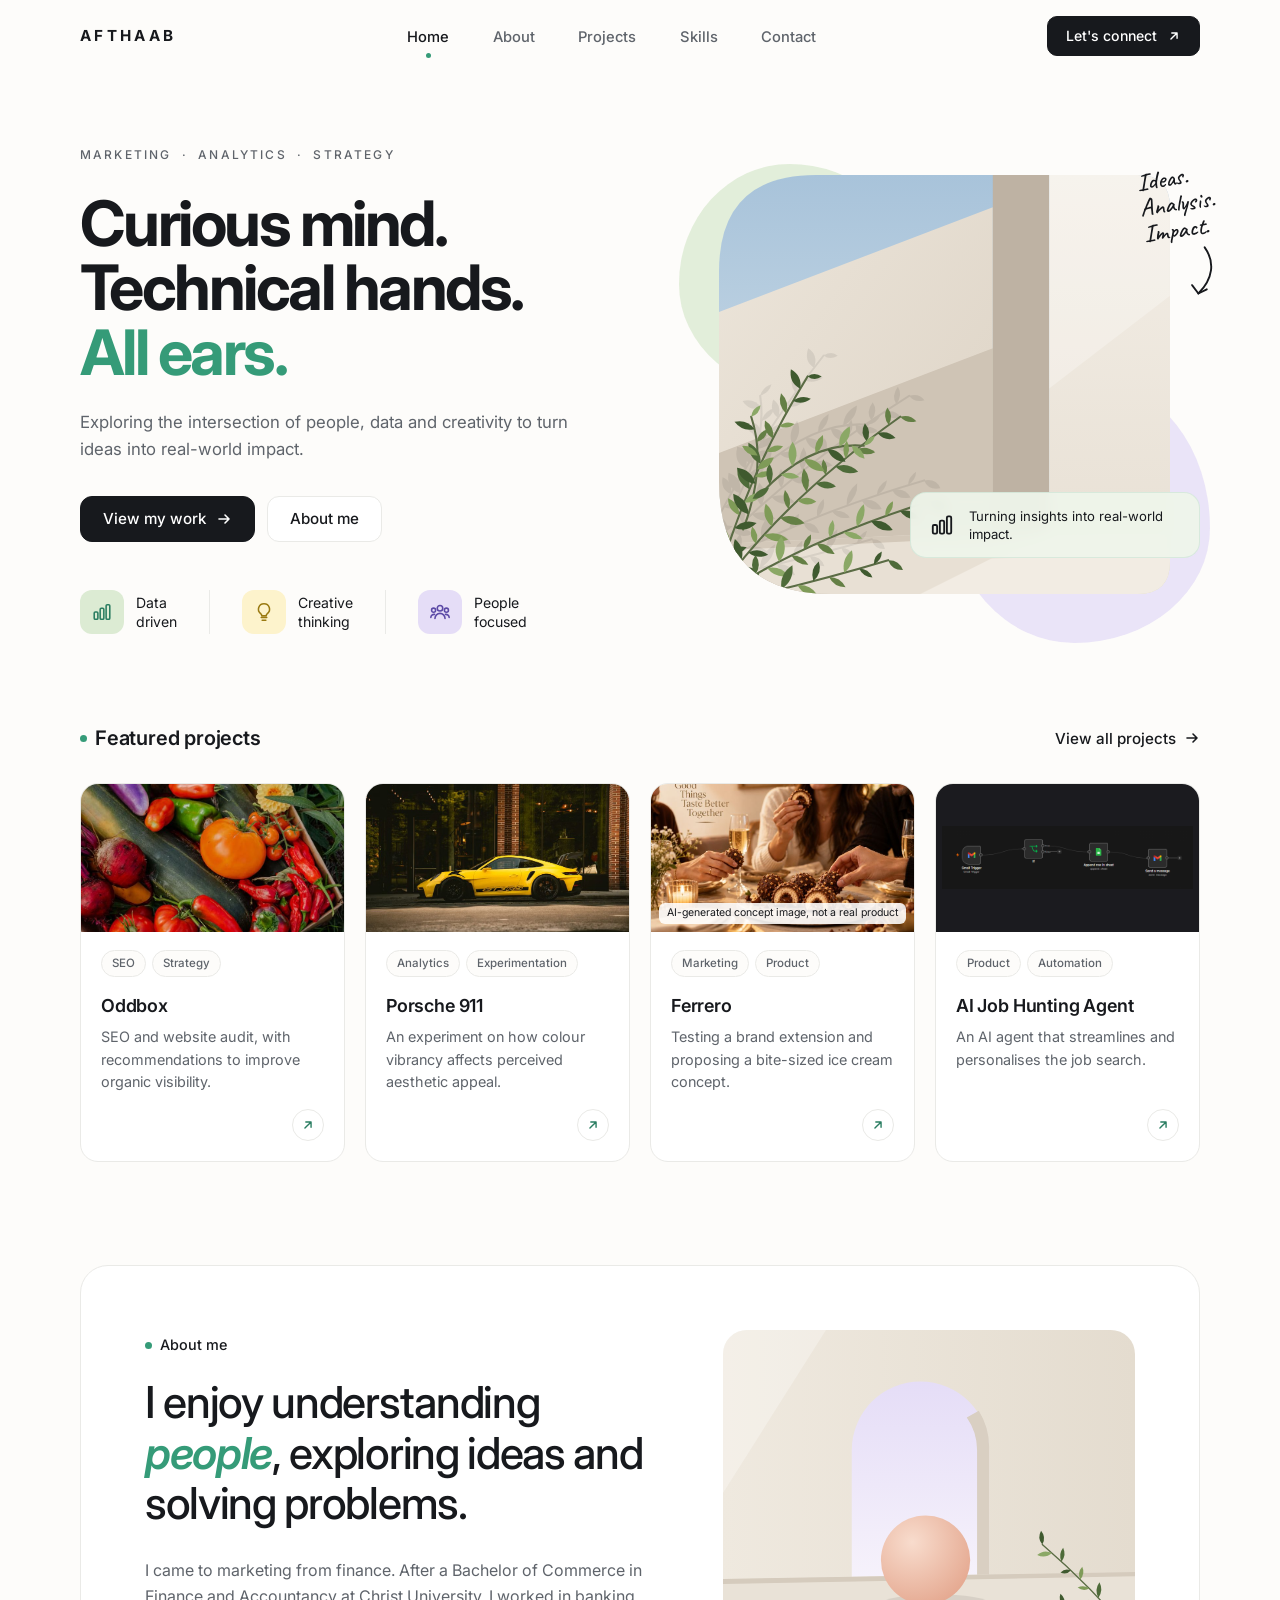
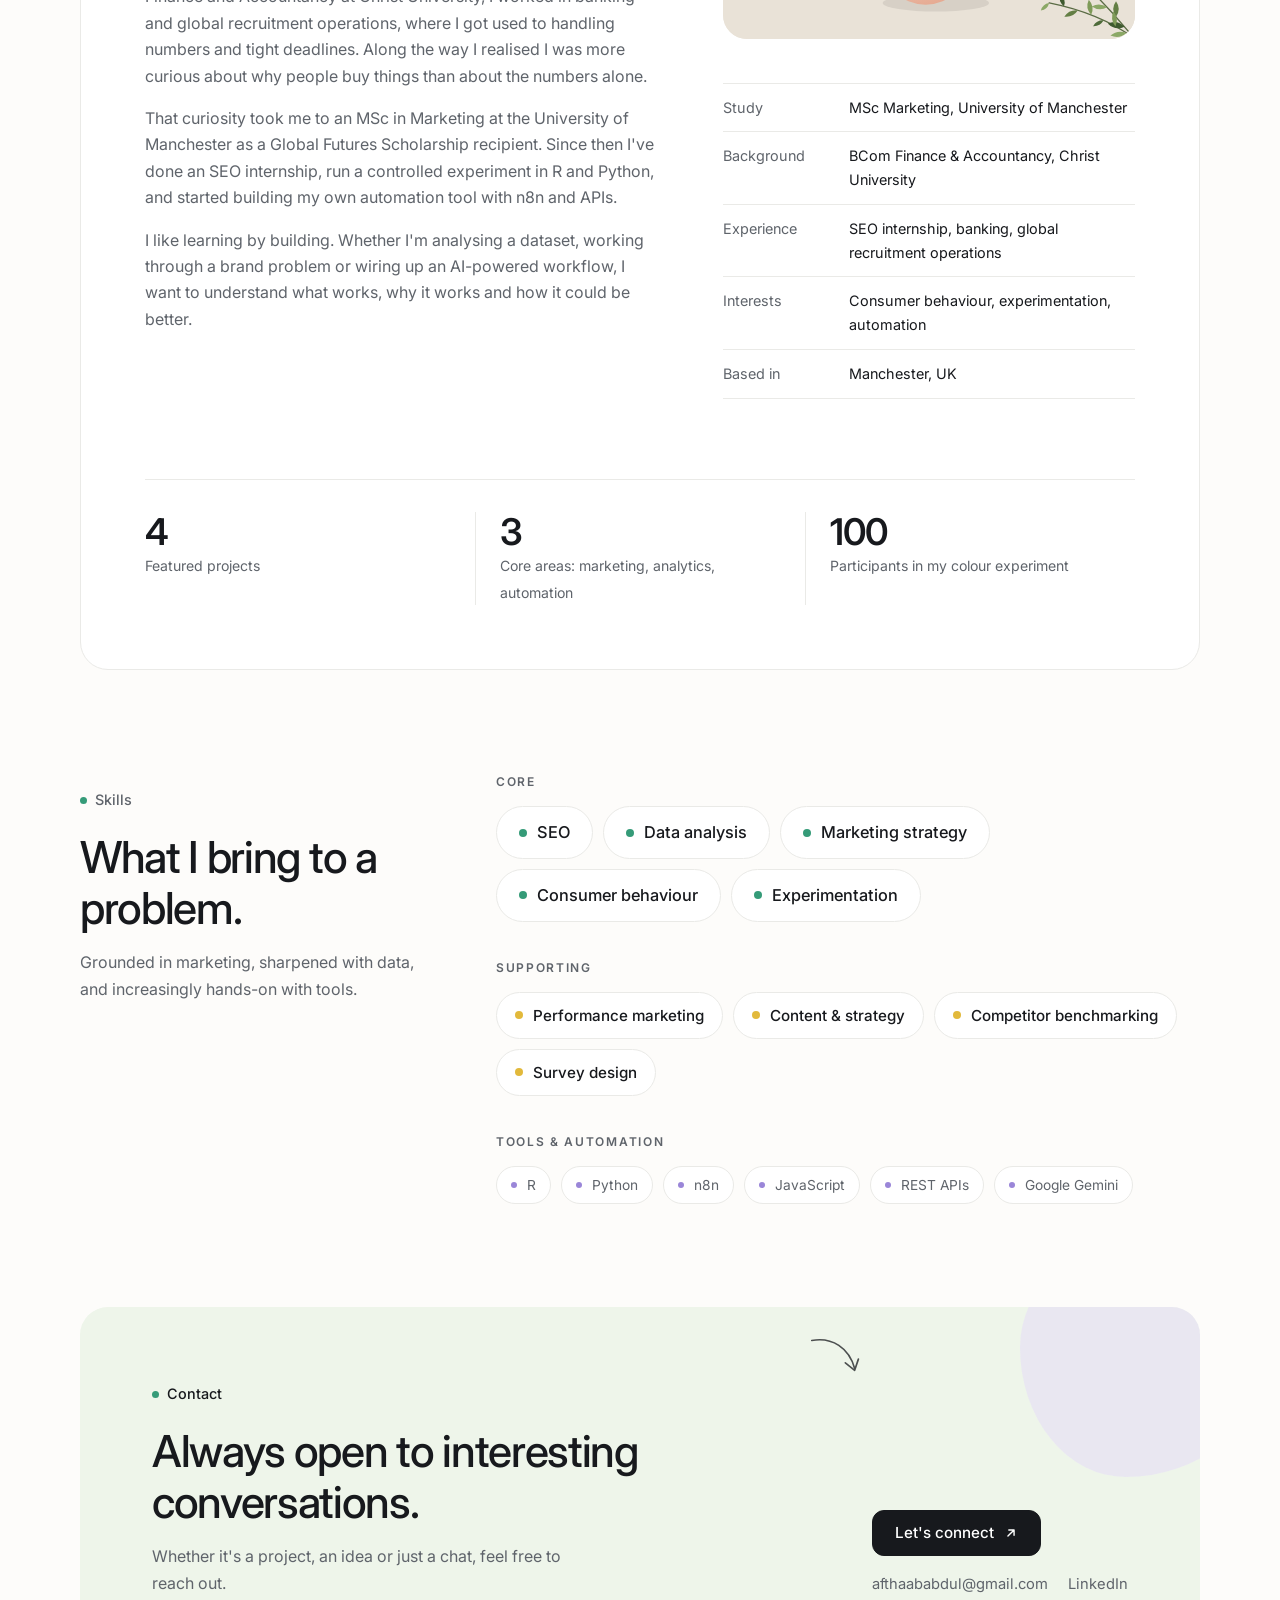
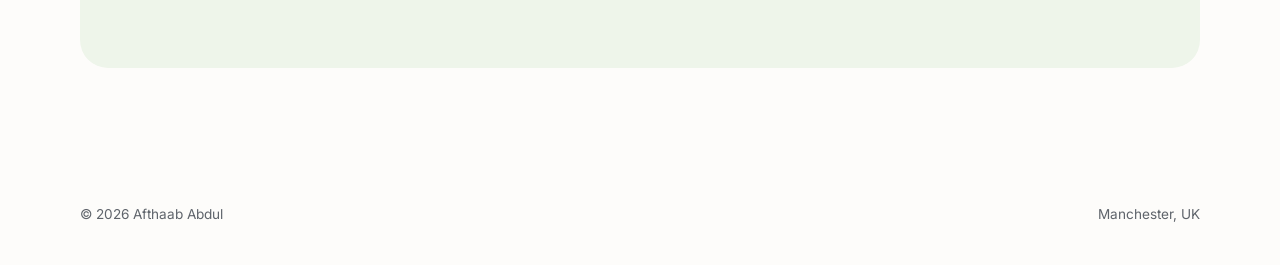
<file: index.html>
<!doctype html>
<html lang="en">
<head>
<meta charset="utf-8">
<meta name="viewport" content="width=device-width, initial-scale=1">
<title>Afthaab Abdul | Marketing, Analytics &amp; Strategy</title>
<meta name="description" content="Portfolio of Afthaab Abdul, a Manchester-based marketer combining consumer insight, data analysis, SEO and automation. Projects include an Oddbox SEO audit, a Porsche 911 colour experiment, a Ferrero concept and an AI job-hunting agent.">
<meta name="theme-color" content="#fdfcfa">
<link rel="icon" href="data:image/svg+xml,%3Csvg xmlns='http://www.w3.org/2000/svg' viewBox='0 0 32 32'%3E%3Crect width='32' height='32' rx='9' fill='%2317191d'/%3E%3Ccircle cx='23' cy='23' r='3' fill='%23359b78'/%3E%3Ctext x='8' y='22' font-family='Arial' font-weight='700' font-size='16' fill='%23fff'%3EA%3C/text%3E%3C/svg%3E">
<link rel="preconnect" href="https://fonts.googleapis.com">
<link rel="preconnect" href="https://fonts.gstatic.com" crossorigin>
<link href="https://fonts.googleapis.com/css2?family=Caveat:wght@500&family=Inter:ital,wght@0,400;0,500;0,600;0,700;1,600&display=swap" rel="stylesheet">
<link rel="stylesheet" href="style.css">
<script>document.documentElement.classList.add('js')</script>
</head>
<body>

<!-- Icon sprite -->
<svg width="0" height="0" class="sr-only" aria-hidden="true">
  <symbol id="i-arrow-diag" viewBox="0 0 16 16"><path d="M4.5 11.5l7-7M5.5 4.5h6v6" fill="none" stroke="currentColor" stroke-width="1.6" stroke-linecap="round" stroke-linejoin="round"/></symbol>
  <symbol id="i-arrow" viewBox="0 0 16 16"><path d="M3 8h10M9 4l4 4-4 4" fill="none" stroke="currentColor" stroke-width="1.6" stroke-linecap="round" stroke-linejoin="round"/></symbol>
  <symbol id="i-bars" viewBox="0 0 24 24"><g fill="none" stroke="currentColor" stroke-width="1.7" stroke-linejoin="round"><rect x="3.5" y="12" width="4" height="8" rx="1.2"/><rect x="10" y="8" width="4" height="12" rx="1.2"/><rect x="16.5" y="4" width="4" height="16" rx="1.2"/></g></symbol>
</svg>

<a class="skip" href="#main">Skip to content</a>

<header class="site-header">
  <div class="wrap nav">
    <a class="wordmark" href="#home" aria-label="Afthaab, home">AFTHAAB</a>
    <nav aria-label="Main">
      <button class="menu-toggle" type="button" aria-expanded="false" aria-controls="nav-links" aria-label="Menu"><span class="bars" aria-hidden="true"></span></button>
      <ul class="nav-links" id="nav-links">
        <li><a href="#home">Home</a></li>
        <li><a href="#about">About</a></li>
        <li><a href="#projects">Projects</a></li>
        <li><a href="#skills">Skills</a></li>
        <li><a href="#contact">Contact</a></li>
      </ul>
    </nav>
    <a class="btn btn--sm nav-cta" href="#contact">Let's connect <svg class="arrow arrow--diag" width="14" height="14" aria-hidden="true"><use href="#i-arrow-diag"/></svg></a>
  </div>
</header>

<main id="main">

  <!-- Hero -->
  <section class="hero" id="home">
    <div class="wrap hero-grid">
      <div class="hero-copy">
        <p class="eyebrow">Marketing &nbsp;&middot;&nbsp; Analytics &nbsp;&middot;&nbsp; Strategy</p>
        <h1><span>Curious mind.</span> <span>Technical hands.</span> <span class="accent">All ears.</span></h1>
        <p class="intro">Exploring the intersection of people, data and creativity to turn ideas into real-world impact.</p>
        <div class="actions">
          <a class="btn" href="#projects">View my work <svg class="arrow" width="16" height="16" aria-hidden="true"><use href="#i-arrow"/></svg></a>
          <a class="btn btn--ghost" href="#about">About me</a>
        </div>
        <ul class="values">
          <li><span class="value-icon vi-green" aria-hidden="true"><svg><use href="#i-bars"/></svg></span>Data<br>driven</li>
          <li><span class="value-icon vi-yellow" aria-hidden="true"><svg viewBox="0 0 24 24" fill="none" stroke="currentColor" stroke-width="1.7" stroke-linecap="round" stroke-linejoin="round"><path d="M9 18h6M10 21h4M12 3a6 6 0 0 0-3.5 10.9c.6.5 1 1.2 1 2V16h5v-.1c0-.8.4-1.5 1-2A6 6 0 0 0 12 3z"/></svg></span>Creative<br>thinking</li>
          <li><span class="value-icon vi-lav" aria-hidden="true"><svg viewBox="0 0 24 24" fill="none" stroke="currentColor" stroke-width="1.7" stroke-linecap="round" stroke-linejoin="round"><circle cx="12" cy="8" r="3"/><path d="M6.5 19a5.5 5.5 0 0 1 11 0"/><circle cx="5" cy="10" r="2.2"/><circle cx="19" cy="10" r="2.2"/><path d="M2 18a3.5 3.5 0 0 1 4-3.4M22 18a3.5 3.5 0 0 0-4-3.4"/></svg></span>People<br>focused</li>
        </ul>
      </div>

      <div class="hero-visual">
        <div class="shape shape--green" aria-hidden="true"></div>
        <div class="shape shape--lav" aria-hidden="true"></div>
        <img src="images/hero.svg" width="560" height="520" alt="Illustration of a minimal concrete courtyard in soft daylight, with a small olive branch in the foreground">
        <p class="annotation hand" aria-hidden="true">Ideas.<br>Analysis.<br>Impact.
          <svg viewBox="0 0 40 50" fill="none" stroke="currentColor" stroke-width="1.8" stroke-linecap="round" stroke-linejoin="round"><path d="M20 2c10 14 8 30-6 44"/><path d="M8 38l6 8 8-4"/></svg>
        </p>
        <p class="callout"><svg aria-hidden="true"><use href="#i-bars"/></svg>Turning insights into real-world impact.</p>
      </div>
    </div>
  </section>

  <!-- Featured projects -->
  <section class="section projects" id="projects" aria-labelledby="projects-title">
    <div class="wrap">
      <div class="section-head">
        <h2 class="label" id="projects-title">Featured projects</h2>
        <a class="link" href="projects.html">View all projects <svg class="arrow" width="16" height="16" aria-hidden="true"><use href="#i-arrow"/></svg></a>
      </div>

      <ul class="cards reveal">
        <li>
          <a class="card" href="projects.html#oddbox">
            <div class="card-media"><img src="images/oddbox.jpg" width="687" height="515" loading="lazy" alt="A box of fresh, colourful vegetables, as delivered by Oddbox"></div>
            <div class="card-body">
              <div class="tags"><span class="tag">SEO</span><span class="tag">Strategy</span></div>
              <h3>Oddbox</h3>
              <p>SEO and website audit, with recommendations to improve organic visibility.</p>
              <div class="card-foot"><span class="round-arrow" aria-hidden="true"><svg><use href="#i-arrow-diag"/></svg></span></div>
            </div>
          </a>
        </li>
        <li>
          <a class="card" href="projects.html#porsche">
            <div class="card-media"><img src="images/porsche.jpg" width="800" height="533" loading="lazy" alt="A Porsche 911 sports car"></div>
            <div class="card-body">
              <div class="tags"><span class="tag">Analytics</span><span class="tag">Experimentation</span></div>
              <h3>Porsche 911</h3>
              <p>An experiment on how colour vibrancy affects perceived aesthetic appeal.</p>
              <div class="card-foot"><span class="round-arrow" aria-hidden="true"><svg><use href="#i-arrow-diag"/></svg></span></div>
            </div>
          </a>
        </li>
        <li>
          <a class="card" href="projects.html#ferrero">
            <div class="card-media">
              <img src="images/ferrero.jpg" width="800" height="533" loading="lazy" alt="Concept image of bite-sized, mochi-style ice creams">
              <span class="media-note">AI-generated concept image, not a real product</span>
            </div>
            <div class="card-body">
              <div class="tags"><span class="tag">Marketing</span><span class="tag">Product</span></div>
              <h3>Ferrero</h3>
              <p>Testing a brand extension and proposing a bite-sized ice cream concept.</p>
              <div class="card-foot"><span class="round-arrow" aria-hidden="true"><svg><use href="#i-arrow-diag"/></svg></span></div>
            </div>
          </a>
        </li>
        <li>
          <a class="card" href="projects.html#agent">
            <div class="card-media card-media--dark"><img src="images/agent.png" width="662" height="166" loading="lazy" alt="n8n workflow: Gmail trigger, condition check, add a row to a sheet, then send a message"></div>
            <div class="card-body">
              <div class="tags"><span class="tag">Product</span><span class="tag">Automation</span></div>
              <h3>AI Job Hunting Agent</h3>
              <p>An AI agent that streamlines and personalises the job search.</p>
              <div class="card-foot"><span class="round-arrow" aria-hidden="true"><svg><use href="#i-arrow-diag"/></svg></span></div>
            </div>
          </a>
        </li>
      </ul>
    </div>
  </section>

  <!-- About -->
  <section class="section" id="about" aria-labelledby="about-title">
    <div class="wrap">
      <div class="about-panel reveal">
        <div class="about-copy">
          <p class="label">About me</p>
          <h2 class="section-title" id="about-title">I enjoy understanding <em>people</em>, exploring ideas and solving problems.</h2>
          <div class="about-text">
            <p>I came to marketing from finance. After a Bachelor of Commerce in Finance and Accountancy at Christ University, I worked in banking and global recruitment operations, where I got used to handling numbers and tight deadlines. Along the way I realised I was more curious about why people buy things than about the numbers alone.</p>
            <p>That curiosity took me to an MSc in Marketing at the University of Manchester as a Global Futures Scholarship recipient. Since then I've done an SEO internship, run a controlled experiment in R and Python, and started building my own automation tool with n8n and APIs.</p>
            <p>I like learning by building. Whether I'm analysing a dataset, working through a brand problem or wiring up an AI-powered workflow, I want to understand what works, why it works and how it could be better.</p>
          </div>
        </div>

        <div class="about-side">
          <img src="images/about.svg" width="480" height="360" loading="lazy" alt="Illustration of a stone archway with a soft peach sphere and a small olive branch">
          <dl class="facts">
            <div><dt>Study</dt><dd>MSc Marketing, University of Manchester</dd></div>
            <div><dt>Background</dt><dd>BCom Finance &amp; Accountancy, Christ University</dd></div>
            <div><dt>Experience</dt><dd>SEO internship, banking, global recruitment operations</dd></div>
            <div><dt>Interests</dt><dd>Consumer behaviour, experimentation, automation</dd></div>
            <div><dt>Based in</dt><dd>Manchester, UK</dd></div>
          </dl>
        </div>

        <div class="stats">
          <div><strong>4</strong><span>Featured projects</span></div>
          <div><strong>3</strong><span>Core areas: marketing, analytics, automation</span></div>
          <div><strong>100</strong><span>Participants in my colour experiment</span></div>
        </div>
      </div>
    </div>
  </section>

  <!-- Skills -->
  <section class="section" id="skills" aria-labelledby="skills-title">
    <div class="wrap skills-grid reveal">
      <div class="skills-intro">
        <p class="label">Skills</p>
        <h2 class="section-title" id="skills-title">What I bring to a problem.</h2>
        <p>Grounded in marketing, sharpened with data, and increasingly hands-on with tools.</p>
      </div>
      <div class="skill-groups">
        <div class="skill-group">
          <h3>Core</h3>
          <ul class="pills">
            <li class="pill pill--core d-green">SEO</li>
            <li class="pill pill--core d-green">Data analysis</li>
            <li class="pill pill--core d-green">Marketing strategy</li>
            <li class="pill pill--core d-green">Consumer behaviour</li>
            <li class="pill pill--core d-green">Experimentation</li>
          </ul>
        </div>
        <div class="skill-group">
          <h3>Supporting</h3>
          <ul class="pills">
            <li class="pill d-yellow">Performance marketing</li>
            <li class="pill d-yellow">Content &amp; strategy</li>
            <li class="pill d-yellow">Competitor benchmarking</li>
            <li class="pill d-yellow">Survey design</li>
          </ul>
        </div>
        <div class="skill-group">
          <h3>Tools &amp; automation</h3>
          <ul class="pills">
            <li class="pill pill--sm d-lav">R</li>
            <li class="pill pill--sm d-lav">Python</li>
            <li class="pill pill--sm d-lav">n8n</li>
            <li class="pill pill--sm d-lav">JavaScript</li>
            <li class="pill pill--sm d-lav">REST APIs</li>
            <li class="pill pill--sm d-lav">Google Gemini</li>
          </ul>
        </div>
      </div>
    </div>
  </section>

  <!-- Contact -->
  <section class="section" id="contact" aria-labelledby="contact-title">
    <div class="wrap">
      <div class="contact-panel reveal">
        <svg class="contact-doodle" viewBox="0 0 60 50" fill="none" stroke="currentColor" stroke-width="1.8" stroke-linecap="round" stroke-linejoin="round" aria-hidden="true"><path d="M4 8c22-4 40 8 46 30"/><path d="M40 32l10 8 4-12"/></svg>
        <div>
          <p class="label">Contact</p>
          <h2 class="section-title" id="contact-title">Always open to interesting conversations.</h2>
          <p class="lead">Whether it's a project, an idea or just a chat, feel free to reach out.</p>
        </div>
        <div class="contact-actions">
          <a class="btn" href="mailto:afthaababdul@gmail.com">Let's connect <svg class="arrow arrow--diag" width="14" height="14" aria-hidden="true"><use href="#i-arrow-diag"/></svg></a>
          <div class="contact-links">
            <a href="mailto:afthaababdul@gmail.com">afthaababdul@gmail.com</a>
            <a href="https://www.linkedin.com/in/afthaababdul/" target="_blank" rel="noopener">LinkedIn<span class="sr-only"> (opens in a new tab)</span></a>
          </div>
        </div>
      </div>
    </div>
  </section>

</main>

<footer class="site-footer">
  <div class="wrap">
    <span>&copy; <span class="year">2026</span> Afthaab Abdul</span>
    <span>Manchester, UK</span>
  </div>
</footer>

<script src="script.js" defer></script>
</body>
</html>
</file>
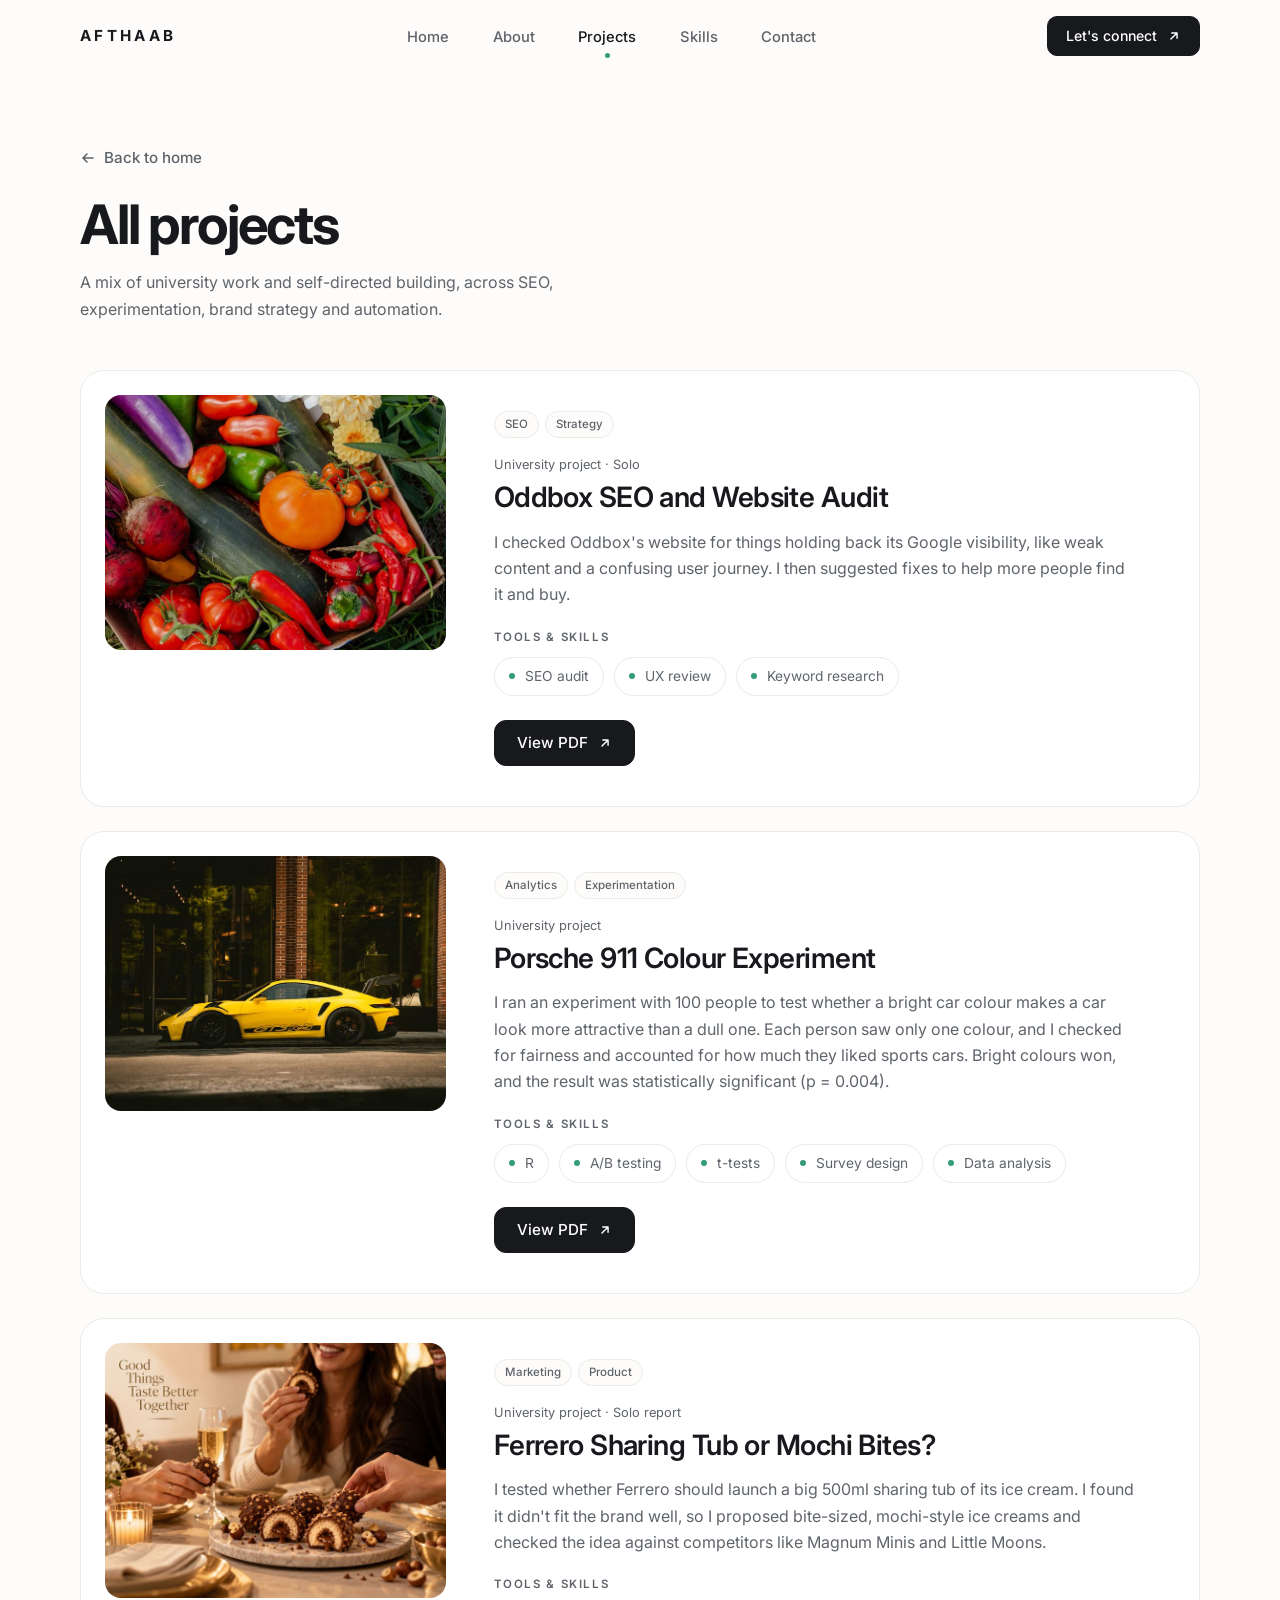
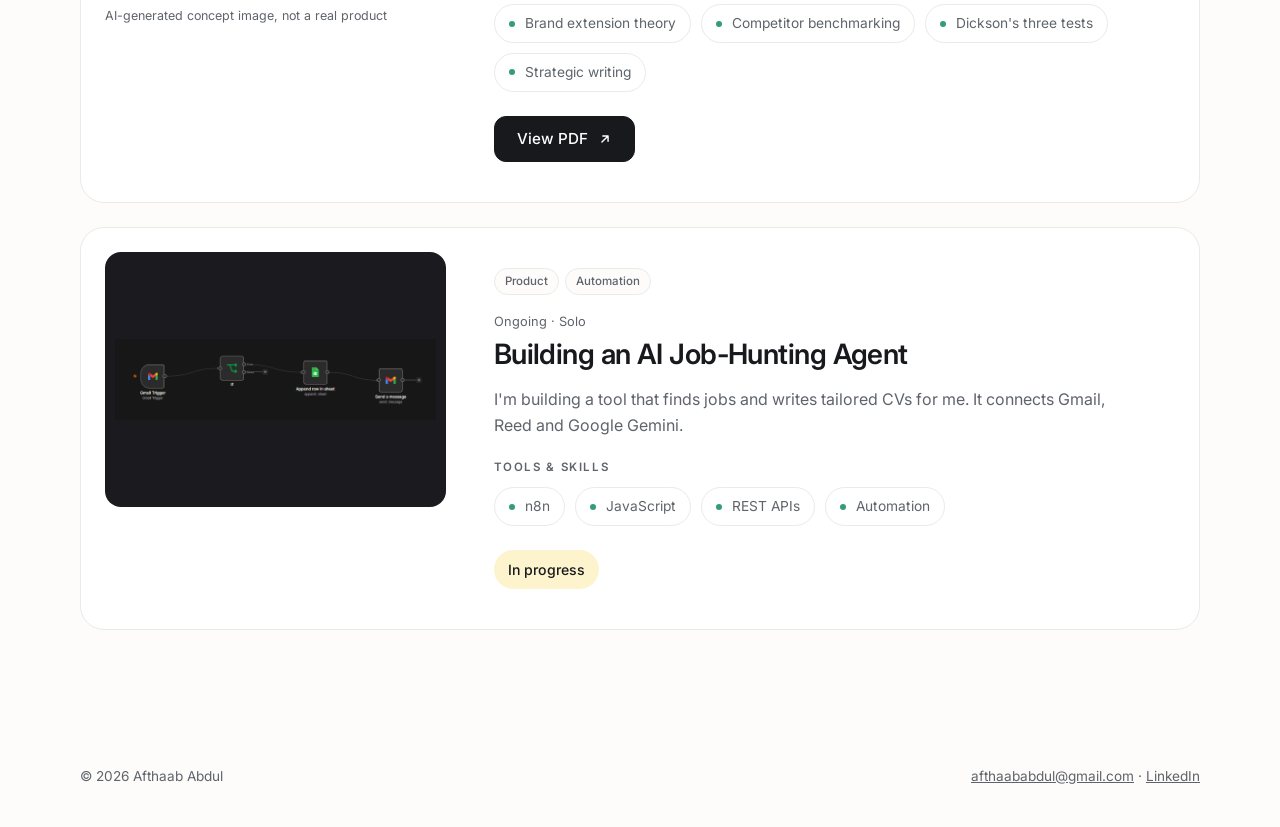
<file: projects.html>
<!doctype html>
<html lang="en">
<head>
<meta charset="utf-8">
<meta name="viewport" content="width=device-width, initial-scale=1">
<title>Projects | Afthaab Abdul</title>
<meta name="description" content="All projects by Afthaab Abdul: an Oddbox SEO and website audit, a Porsche 911 colour experiment in R, a Ferrero brand-extension concept and an AI job-hunting agent built with n8n.">
<meta name="theme-color" content="#fdfcfa">
<link rel="icon" href="data:image/svg+xml,%3Csvg xmlns='http://www.w3.org/2000/svg' viewBox='0 0 32 32'%3E%3Crect width='32' height='32' rx='9' fill='%2317191d'/%3E%3Ccircle cx='23' cy='23' r='3' fill='%23359b78'/%3E%3Ctext x='8' y='22' font-family='Arial' font-weight='700' font-size='16' fill='%23fff'%3EA%3C/text%3E%3C/svg%3E">
<link rel="preconnect" href="https://fonts.googleapis.com">
<link rel="preconnect" href="https://fonts.gstatic.com" crossorigin>
<link href="https://fonts.googleapis.com/css2?family=Inter:wght@400;500;600;700&display=swap" rel="stylesheet">
<link rel="stylesheet" href="style.css">
<script>document.documentElement.classList.add('js')</script>
</head>
<body>

<svg width="0" height="0" class="sr-only" aria-hidden="true">
  <symbol id="i-arrow-diag" viewBox="0 0 16 16"><path d="M4.5 11.5l7-7M5.5 4.5h6v6" fill="none" stroke="currentColor" stroke-width="1.6" stroke-linecap="round" stroke-linejoin="round"/></symbol>
  <symbol id="i-arrow" viewBox="0 0 16 16"><path d="M3 8h10M9 4l4 4-4 4" fill="none" stroke="currentColor" stroke-width="1.6" stroke-linecap="round" stroke-linejoin="round"/></symbol>
</svg>

<a class="skip" href="#main">Skip to content</a>

<header class="site-header">
  <div class="wrap nav">
    <a class="wordmark" href="index.html" aria-label="Afthaab, home">AFTHAAB</a>
    <nav aria-label="Main">
      <button class="menu-toggle" type="button" aria-expanded="false" aria-controls="nav-links" aria-label="Menu"><span class="bars" aria-hidden="true"></span></button>
      <ul class="nav-links" id="nav-links">
        <li><a href="index.html">Home</a></li>
        <li><a href="index.html#about">About</a></li>
        <li><a href="projects.html" aria-current="page">Projects</a></li>
        <li><a href="index.html#skills">Skills</a></li>
        <li><a href="index.html#contact">Contact</a></li>
      </ul>
    </nav>
    <a class="btn btn--sm nav-cta" href="index.html#contact">Let's connect <svg class="arrow arrow--diag" width="14" height="14" aria-hidden="true"><use href="#i-arrow-diag"/></svg></a>
  </div>
</header>

<main id="main" class="wrap">

  <div class="page-head">
    <a class="link back" href="index.html#projects"><svg width="16" height="16" class="flip" aria-hidden="true"><use href="#i-arrow"/></svg> Back to home</a>
    <h1>All projects</h1>
    <p>A mix of university work and self-directed building, across SEO, experimentation, brand strategy and automation.</p>
  </div>

  <div class="project-list">

    <article class="project reveal" id="oddbox" aria-labelledby="p-oddbox">
      <figure class="project-media"><img src="images/oddbox.jpg" width="687" height="515" alt="A box of fresh, colourful vegetables, as delivered by Oddbox"></figure>
      <div class="project-body">
        <div class="tags"><span class="tag">SEO</span><span class="tag">Strategy</span></div>
        <p class="meta">University project &middot; Solo</p>
        <h2 id="p-oddbox">Oddbox SEO and Website Audit</h2>
        <p class="desc">I checked Oddbox's website for things holding back its Google visibility, like weak content and a confusing user journey. I then suggested fixes to help more people find it and buy.</p>
        <div class="tools"><h3>Tools &amp; skills</h3><ul class="pills"><li class="pill pill--sm">SEO audit</li><li class="pill pill--sm">UX review</li><li class="pill pill--sm">Keyword research</li></ul></div>
        <div class="project-actions"><a class="btn" href="files/Oddbox-Final.pdf" target="_blank" rel="noopener">View PDF <svg class="arrow arrow--diag" width="14" height="14" aria-hidden="true"><use href="#i-arrow-diag"/></svg><span class="sr-only"> (opens in a new tab)</span></a></div>
      </div>
    </article>

    <article class="project reveal" id="porsche" aria-labelledby="p-porsche">
      <figure class="project-media"><img src="images/porsche.jpg" width="800" height="533" loading="lazy" alt="A Porsche 911 sports car"></figure>
      <div class="project-body">
        <div class="tags"><span class="tag">Analytics</span><span class="tag">Experimentation</span></div>
        <p class="meta">University project</p>
        <h2 id="p-porsche">Porsche 911 Colour Experiment</h2>
        <p class="desc">I ran an experiment with 100 people to test whether a bright car colour makes a car look more attractive than a dull one. Each person saw only one colour, and I checked for fairness and accounted for how much they liked sports cars. Bright colours won, and the result was statistically significant (p = 0.004).</p>
        <div class="tools"><h3>Tools &amp; skills</h3><ul class="pills"><li class="pill pill--sm">R</li><li class="pill pill--sm">A/B testing</li><li class="pill pill--sm">t-tests</li><li class="pill pill--sm">Survey design</li><li class="pill pill--sm">Data analysis</li></ul></div>
        <div class="project-actions"><a class="btn" href="files/Porsche-Individual-Final.pdf" target="_blank" rel="noopener">View PDF <svg class="arrow arrow--diag" width="14" height="14" aria-hidden="true"><use href="#i-arrow-diag"/></svg><span class="sr-only"> (opens in a new tab)</span></a></div>
      </div>
    </article>

    <article class="project reveal" id="ferrero" aria-labelledby="p-ferrero">
      <figure class="project-media">
        <img src="images/ferrero.jpg" width="800" height="533" loading="lazy" alt="Concept image of bite-sized, mochi-style ice creams">
        <figcaption>AI-generated concept image, not a real product</figcaption>
      </figure>
      <div class="project-body">
        <div class="tags"><span class="tag">Marketing</span><span class="tag">Product</span></div>
        <p class="meta">University project &middot; Solo report</p>
        <h2 id="p-ferrero">Ferrero Sharing Tub or Mochi Bites?</h2>
        <p class="desc">I tested whether Ferrero should launch a big 500ml sharing tub of its ice cream. I found it didn't fit the brand well, so I proposed bite-sized, mochi-style ice creams and checked the idea against competitors like Magnum Minis and Little Moons.</p>
        <div class="tools"><h3>Tools &amp; skills</h3><ul class="pills"><li class="pill pill--sm">Brand extension theory</li><li class="pill pill--sm">Competitor benchmarking</li><li class="pill pill--sm">Dickson's three tests</li><li class="pill pill--sm">Strategic writing</li></ul></div>
        <div class="project-actions"><a class="btn" href="files/Ferrero_Project_Portfolio_Summary.pdf" target="_blank" rel="noopener">View PDF <svg class="arrow arrow--diag" width="14" height="14" aria-hidden="true"><use href="#i-arrow-diag"/></svg><span class="sr-only"> (opens in a new tab)</span></a></div>
      </div>
    </article>

    <article class="project reveal" id="agent" aria-labelledby="p-agent">
      <figure class="project-media project-media--dark"><img src="images/agent.png" width="662" height="166" loading="lazy" alt="n8n workflow: Gmail trigger, condition check, add a row to a sheet, then send a message"></figure>
      <div class="project-body">
        <div class="tags"><span class="tag">Product</span><span class="tag">Automation</span></div>
        <p class="meta">Ongoing &middot; Solo</p>
        <h2 id="p-agent">Building an AI Job-Hunting Agent</h2>
        <p class="desc">I'm building a tool that finds jobs and writes tailored CVs for me. It connects Gmail, Reed and Google Gemini.</p>
        <div class="tools"><h3>Tools &amp; skills</h3><ul class="pills"><li class="pill pill--sm">n8n</li><li class="pill pill--sm">JavaScript</li><li class="pill pill--sm">REST APIs</li><li class="pill pill--sm">Automation</li></ul></div>
        <div class="project-actions"><span class="status">In progress</span></div>
      </div>
    </article>

  </div>
</main>

<footer class="site-footer">
  <div class="wrap">
    <span>&copy; <span class="year">2026</span> Afthaab Abdul</span>
    <span><a href="mailto:afthaababdul@gmail.com">afthaababdul@gmail.com</a> &middot; <a href="https://www.linkedin.com/in/afthaababdul/" target="_blank" rel="noopener">LinkedIn</a></span>
  </div>
</footer>

<script src="script.js" defer></script>
</body>
</html>
</file>
<file: style.css>
/* ==========================================================
   Afthaab Abdul — portfolio styles
   ========================================================== */

:root {
  --white: #ffffff;
  --paper: #fdfcfa;
  --ink: #17191d;
  --muted: #5f646b;
  --line: #eaeae7;
  --green: #359b78;
  --green-text: #2a7d61;   /* darker green for small text (AA contrast) */
  --green-soft: #dcebd3;
  --green-wash: #eef5ea;
  --lavender: #e5ddf7;
  --yellow: #fce69a;

  --font: "Inter", system-ui, -apple-system, "Segoe UI", Roboto, sans-serif;
  --hand: "Caveat", "Segoe Script", cursive;

  --radius: 18px;
  --radius-sm: 12px;
  --wrap: 1200px;
  --gutter: clamp(20px, 4vw, 40px);
  --ease: cubic-bezier(.2, .7, .2, 1);
}

*, *::before, *::after { box-sizing: border-box; }
html { scroll-behavior: smooth; scroll-padding-top: 84px; }
body {
  margin: 0;
  background: var(--paper);
  color: var(--ink);
  font-family: var(--font);
  font-size: 16px;
  line-height: 1.65;
  -webkit-font-smoothing: antialiased;
  overflow-x: hidden;
}
img, svg { display: block; max-width: 100%; }
a { color: inherit; }
h1, h2, h3, p { margin: 0; }
ul { margin: 0; padding: 0; list-style: none; }

.wrap { max-width: var(--wrap); margin: 0 auto; padding: 0 var(--gutter); }
.sr-only { position: absolute; width: 1px; height: 1px; overflow: hidden; clip: rect(0 0 0 0); white-space: nowrap; }
.skip { position: absolute; left: 16px; top: -60px; z-index: 100; background: var(--ink); color: #fff; padding: 10px 16px; border-radius: 10px; }
.skip:focus { top: 12px; }

:focus-visible { outline: 2px solid var(--green); outline-offset: 3px; border-radius: 6px; }

/* ---------- Small shared pieces ---------- */
.eyebrow {
  font-size: .75rem; font-weight: 500; letter-spacing: .18em; text-transform: uppercase; color: var(--muted);
}
.label {
  display: inline-flex; align-items: center; gap: 8px;
  font-size: .9rem; font-weight: 500; color: var(--ink);
}
.label::before { content: ""; width: 7px; height: 7px; border-radius: 50%; background: var(--green); }
.hand { font-family: var(--hand); font-weight: 500; line-height: 1.05; color: var(--ink); }

.tag {
  display: inline-block; font-size: .72rem; font-weight: 500; color: var(--muted);
  padding: 3px 10px; border-radius: 999px; background: var(--paper); border: 1px solid var(--line);
}
.tags { display: flex; flex-wrap: wrap; gap: 6px; }

.btn {
  display: inline-flex; align-items: center; justify-content: center; gap: 10px;
  min-height: 46px; padding: 0 22px; border-radius: var(--radius-sm);
  font: 500 .95rem/1 var(--font); text-decoration: none; cursor: pointer;
  border: 1px solid var(--ink); background: var(--ink); color: var(--white);
  transition: background .2s var(--ease), border-color .2s var(--ease), transform .2s var(--ease);
}
.btn:hover { background: #2b2e34; }
.btn--ghost { background: var(--white); color: var(--ink); border-color: var(--line); }
.btn--ghost:hover { background: var(--white); border-color: var(--ink); }
.btn--sm { min-height: 40px; padding: 0 18px; font-size: .88rem; border-radius: 10px; }
.btn .arrow, .link .arrow { transition: transform .2s var(--ease); }
.btn:hover .arrow, .link:hover .arrow { transform: translateX(3px); }
.btn:hover .arrow--diag, .link:hover .arrow--diag { transform: translate(2px, -2px); }

.link { display: inline-flex; align-items: center; gap: 8px; font-weight: 500; font-size: .95rem; text-decoration: none; }
.link:hover { color: var(--green-text); }

/* ---------- Header / navigation ---------- */
.site-header {
  position: sticky; top: 0; z-index: 50;
  background: rgba(253, 252, 250, .88);
  backdrop-filter: saturate(1.4) blur(10px);
  -webkit-backdrop-filter: saturate(1.4) blur(10px);
  border-bottom: 1px solid transparent;
  transition: border-color .2s;
}
.site-header.scrolled { border-bottom-color: var(--line); }
.nav { display: flex; align-items: center; justify-content: space-between; height: 72px; gap: 24px; }
.wordmark { font-weight: 700; font-size: .95rem; letter-spacing: .22em; text-decoration: none; }

.nav-links { display: flex; gap: clamp(20px, 3.4vw, 44px); }
.nav-links a {
  position: relative; font-size: .92rem; font-weight: 500; color: var(--muted); text-decoration: none; padding: 6px 0;
  transition: color .2s;
}
.nav-links a:hover, .nav-links a[aria-current="true"], .nav-links a[aria-current="page"] { color: var(--ink); }
.nav-links a::after {
  content: ""; position: absolute; left: 50%; bottom: -6px; width: 5px; height: 5px; margin-left: -2.5px;
  border-radius: 50%; background: var(--green); opacity: 0; transform: scale(.4);
  transition: opacity .2s, transform .2s var(--ease);
}
.nav-links a[aria-current]::after { opacity: 1; transform: scale(1); }

.menu-toggle {
  display: none; width: 44px; height: 44px; border-radius: 12px; border: 1px solid var(--line);
  background: var(--white); cursor: pointer; align-items: center; justify-content: center;
}
.menu-toggle .bars, .menu-toggle .bars::before, .menu-toggle .bars::after {
  display: block; width: 18px; height: 1.6px; background: var(--ink); border-radius: 2px; position: relative;
  transition: transform .2s var(--ease), opacity .2s;
}
.menu-toggle .bars::before, .menu-toggle .bars::after { content: ""; position: absolute; left: 0; }
.menu-toggle .bars::before { top: -6px; }
.menu-toggle .bars::after { top: 6px; }
.menu-toggle[aria-expanded="true"] span { background: transparent; }
.menu-toggle[aria-expanded="true"] span::before { transform: translateY(6px) rotate(45deg); }
.menu-toggle[aria-expanded="true"] span::after { transform: translateY(-6px) rotate(-45deg); }

/* ---------- Hero ---------- */
.hero { padding: clamp(40px, 6vw, 72px) 0 clamp(56px, 7vw, 88px); }
.hero-grid { display: grid; grid-template-columns: minmax(0, 1.12fr) minmax(0, 1fr); gap: clamp(32px, 4.5vw, 64px); align-items: center; }
.hero-copy .eyebrow { margin-bottom: 26px; }
.hero h1 {
  font-size: clamp(2.5rem, 4.9vw, 4.4rem); font-weight: 700; line-height: 1.03; letter-spacing: -.04em;
}
.hero h1 span { display: block; white-space: nowrap; }
.hero h1 .accent { color: var(--green); }
.hero .intro { margin-top: 24px; max-width: 30em; font-size: 1.05rem; color: var(--muted); }
.hero .actions { display: flex; flex-wrap: wrap; gap: 12px; margin-top: 32px; }

.values { display: flex; flex-wrap: wrap; gap: 14px 32px; margin-top: 48px; }
.values li { display: flex; align-items: center; gap: 12px; font-size: .88rem; line-height: 1.35; color: var(--ink); }
.values li + li { padding-left: 32px; border-left: 1px solid var(--line); }
.value-icon { width: 44px; height: 44px; border-radius: 12px; display: grid; place-items: center; flex: none; }
.value-icon svg { width: 22px; height: 22px; }
.vi-green { background: var(--green-soft); color: var(--green-text); }
.vi-yellow { background: #fdf3cc; color: #9a7a12; }
.vi-lav { background: var(--lavender); color: #5b49a6; }

.hero-visual { position: relative; padding: 4% 6% 6% 4%; }
.hero-visual .shape { position: absolute; z-index: 0; pointer-events: none; }
.shape--green { width: 46%; aspect-ratio: 1; left: -4%; top: 2%; background: var(--green-soft); border-radius: 48% 52% 44% 56% / 52% 46% 54% 48%; opacity: .8; }
.shape--lav { width: 52%; aspect-ratio: 1; right: -2%; bottom: -4%; background: var(--lavender); border-radius: 56% 44% 52% 48% / 46% 56% 44% 54%; opacity: .75; animation: drift 18s ease-in-out infinite alternate; }
@keyframes drift { to { transform: translate(-14px, -10px) rotate(6deg); } }
.hero-visual > img { position: relative; z-index: 1; width: 100%; height: auto; }

.annotation { position: absolute; z-index: 2; right: -4%; top: 2%; font-size: 1.55rem; transform: rotate(-8deg); text-align: left; }
.annotation svg { width: 42px; margin: 6px 0 0 34px; transform: rotate(8deg); color: var(--ink); }

.callout {
  position: absolute; z-index: 2; right: 0; bottom: 14%;
  display: flex; align-items: center; gap: 14px; max-width: 290px;
  padding: 14px 18px; border-radius: 16px; background: rgba(238, 245, 234, .94);
  border: 1px solid rgba(53, 155, 120, .12); font-size: .82rem; line-height: 1.4;
  backdrop-filter: blur(6px); -webkit-backdrop-filter: blur(6px);
}
.callout svg { width: 26px; height: 26px; flex: none; color: var(--ink); }

/* ---------- Sections ---------- */
.section { padding: clamp(64px, 8vw, 104px) 0; }
.section-head { display: flex; justify-content: space-between; align-items: center; gap: 16px; margin-bottom: 28px; }
.section-head h2 { font-size: 1.25rem; font-weight: 600; letter-spacing: -.01em; }
.section-title { font-size: clamp(1.9rem, 3.6vw, 2.75rem); font-weight: 500; line-height: 1.15; letter-spacing: -.03em; }
.section-title em { font-style: italic; color: var(--green); font-weight: 600; }

/* ---------- Project cards ---------- */
.projects, .section + .section { padding-top: 0; }
.cards { display: grid; grid-template-columns: repeat(4, 1fr); gap: 20px; }
.card {
  display: flex; flex-direction: column; height: 100%;
  background: var(--white); border: 1px solid var(--line); border-radius: var(--radius);
  overflow: hidden; text-decoration: none; color: inherit;
  transition: border-color .25s var(--ease), transform .25s var(--ease), box-shadow .25s var(--ease);
}
.card:hover { border-color: #cfe0c7; transform: translateY(-3px); box-shadow: 0 10px 30px -18px rgba(23, 25, 29, .25); }
.card-media { position: relative; aspect-ratio: 16 / 9; overflow: hidden; background: var(--paper); }
.card-media img { width: 100%; height: 100%; object-fit: cover; transition: transform .5s var(--ease); }
.card:hover .card-media img { transform: scale(1.04); }
.card-media--dark { background: #1b1b1f; }
.card-media--dark img { object-fit: contain; padding: 0 6px; }
.card:hover .card-media--dark img { transform: scale(1.02); }
.media-note {
  position: absolute; left: 8px; bottom: 8px; font-size: .66rem; line-height: 1.2; color: var(--ink);
  background: rgba(255, 255, 255, .88); padding: 4px 8px; border-radius: 6px;
}
.card-body { display: flex; flex-direction: column; flex: 1; padding: 18px 20px 20px; }
.card h3 { margin-top: 14px; font-size: 1.12rem; font-weight: 600; letter-spacing: -.01em; }
.card p {
  margin-top: 6px; font-size: .9rem; line-height: 1.55; color: var(--muted);
  display: -webkit-box; -webkit-line-clamp: 3; -webkit-box-orient: vertical; overflow: hidden;
}
.card-foot { margin-top: auto; padding-top: 16px; display: flex; justify-content: flex-end; }
.round-arrow {
  width: 32px; height: 32px; border-radius: 50%; border: 1px solid var(--line); display: grid; place-items: center;
  color: var(--green-text); transition: background .25s, color .25s, border-color .25s, transform .25s var(--ease);
}
.round-arrow svg { width: 14px; height: 14px; }
.card:hover .round-arrow { background: var(--green); border-color: var(--green); color: #fff; transform: translate(2px, -2px); }

/* ---------- About ---------- */
.about-panel {
  background: var(--white); border: 1px solid var(--line); border-radius: 28px;
  padding: clamp(28px, 5vw, 64px);
  display: grid; grid-template-columns: 1.25fr 1fr; gap: clamp(32px, 5vw, 72px);
}
.about-copy .label { margin-bottom: 20px; }
.about-copy .section-title { max-width: 15em; }
.about-text { margin-top: 28px; display: grid; gap: 16px; color: var(--muted); max-width: 36em; }
.about-side { display: flex; flex-direction: column; gap: 28px; }
.about-side > img { border-radius: 20px; width: 100%; height: auto; }

.facts { display: grid; gap: 0; }
.facts div { display: grid; grid-template-columns: 110px 1fr; gap: 16px; padding: 12px 0; border-top: 1px solid var(--line); font-size: .9rem; }
.facts div:last-child { border-bottom: 1px solid var(--line); }
.facts dt { color: var(--muted); }
.facts dd { margin: 0; }

.stats { grid-column: 1 / -1; display: grid; grid-template-columns: repeat(3, 1fr); border-top: 1px solid var(--line); padding-top: 32px; }
.stats div { padding: 0 24px; }
.stats div:first-child { padding-left: 0; }
.stats div + div { border-left: 1px solid var(--line); }
.stats strong { display: block; font-size: clamp(1.8rem, 3vw, 2.3rem); font-weight: 600; letter-spacing: -.03em; line-height: 1.1; }
.stats span { font-size: .88rem; color: var(--muted); }

/* ---------- Skills ---------- */
.skills-grid { display: grid; grid-template-columns: 1fr 2fr; gap: clamp(28px, 5vw, 72px); align-items: start; }
.skills-intro .label { margin-bottom: 20px; }
.skills-intro p { margin-top: 16px; color: var(--muted); max-width: 22em; }
.skill-groups { display: grid; gap: 36px; }
.skill-group h3 { font-size: .75rem; font-weight: 600; letter-spacing: .14em; text-transform: uppercase; color: var(--muted); margin-bottom: 14px; }
.pills { display: flex; flex-wrap: wrap; gap: 10px; }
.pill {
  display: inline-flex; align-items: center; gap: 10px; padding: 10px 18px; border-radius: 999px;
  background: var(--white); border: 1px solid var(--line); font-size: .95rem; font-weight: 500;
}
.pill::before { content: ""; width: 8px; height: 8px; border-radius: 50%; background: var(--dot, var(--green)); }
.pill--core { font-size: 1.02rem; padding: 12px 22px; }
.pill--sm { padding: 7px 14px; font-size: .86rem; font-weight: 400; color: var(--muted); }
.pill--sm::before { width: 6px; height: 6px; }
.d-green { --dot: var(--green); }
.d-yellow { --dot: #e2b93b; }
.d-lav { --dot: #9a86d8; }

/* ---------- Contact ---------- */
.contact-panel {
  position: relative; overflow: hidden;
  background: var(--green-wash); border-radius: 28px; padding: clamp(36px, 6vw, 72px);
  display: grid; grid-template-columns: 1.4fr 1fr; gap: 32px; align-items: end;
}
.contact-panel::after {
  content: ""; position: absolute; right: -60px; top: -70px; width: 240px; height: 240px;
  background: var(--lavender); opacity: .55; border-radius: 52% 48% 56% 44% / 46% 54% 46% 54%; z-index: 0;
}
.contact-panel > * { position: relative; z-index: 1; }
.contact-panel .label { margin-bottom: 20px; }
.contact-panel p.lead { margin-top: 16px; color: var(--muted); max-width: 28em; }
.contact-actions { display: flex; flex-direction: column; align-items: flex-start; gap: 16px; justify-self: end; }
.contact-links { display: flex; flex-wrap: wrap; gap: 8px 20px; font-size: .92rem; }
.contact-links a { color: var(--muted); text-decoration: none; }
.contact-links a:hover { color: var(--ink); text-decoration: underline; }
.contact-doodle { position: absolute; right: 30%; top: 26px; width: 56px; color: var(--ink); opacity: .75; }

.site-footer { padding: 32px 0 40px; font-size: .85rem; color: var(--muted); }
.site-footer .wrap { display: flex; justify-content: space-between; gap: 12px; flex-wrap: wrap; }
.site-footer a { color: var(--muted); }

/* ---------- Projects page ---------- */
.page-head { padding: clamp(40px, 6vw, 72px) 0 clamp(32px, 4vw, 48px); }
.page-head h1 { margin-top: 18px; font-size: clamp(2.2rem, 4.6vw, 3.4rem); font-weight: 700; letter-spacing: -.04em; line-height: 1.05; }
.page-head p { margin-top: 16px; color: var(--muted); max-width: 34em; }
.back { margin-bottom: 8px; color: var(--muted); }
.flip { transform: scaleX(-1); }

.project-list { display: grid; gap: 24px; padding-bottom: clamp(64px, 8vw, 104px); }
.project {
  display: grid; grid-template-columns: minmax(0, 4fr) minmax(0, 8fr); gap: clamp(24px, 4vw, 48px);
  background: var(--white); border: 1px solid var(--line); border-radius: 24px; padding: clamp(16px, 2.4vw, 24px);
  scroll-margin-top: 96px;
}
.project:target { border-color: #bfd9b4; }
.project-media { margin: 0; }
.project-media img { width: 100%; height: auto; aspect-ratio: 4 / 3; object-fit: cover; border-radius: 16px; background: var(--paper); }
.project-media--dark img { object-fit: contain; background: #1b1b1f; padding: 0 10px; }
.project-media figcaption { margin-top: 8px; font-size: .78rem; color: var(--muted); }
.project-body { padding: clamp(4px, 1.5vw, 16px) clamp(0px, 1.5vw, 16px) clamp(4px, 1.5vw, 16px) 0; display: flex; flex-direction: column; }
.project .meta { font-size: .8rem; color: var(--muted); margin-top: 16px; }
.project h2 { margin-top: 6px; font-size: clamp(1.4rem, 2.4vw, 1.75rem); font-weight: 600; letter-spacing: -.02em; line-height: 1.2; }
.project-body > p.desc { margin-top: 14px; color: var(--muted); max-width: 40em; }
.project .tools { margin-top: 20px; }
.project .tools h3 { font-size: .72rem; font-weight: 600; letter-spacing: .14em; text-transform: uppercase; color: var(--muted); margin-bottom: 10px; }
.project-actions { margin-top: auto; padding-top: 24px; display: flex; gap: 12px; align-items: center; flex-wrap: wrap; }
.status { display: inline-flex; align-items: center; gap: 8px; font-size: .88rem; font-weight: 500; padding: 8px 14px; border-radius: 999px; background: #fdf3cc; }

/* ---------- Reveal on scroll (only when JS is running) ---------- */
.js .reveal { opacity: 0; transform: translateY(16px); transition: opacity .6s var(--ease), transform .6s var(--ease); }
.js .reveal.in { opacity: 1; transform: none; }

/* ---------- Responsive ---------- */
@media (max-width: 1080px) {
  .cards { grid-template-columns: repeat(2, 1fr); }
  .about-panel { grid-template-columns: 1fr; }
  .about-side { display: grid; grid-template-columns: 1fr 1fr; align-items: start; }
  .skills-grid { grid-template-columns: 1fr; }
}

@media (max-width: 860px) {
  .nav-cta { display: none; }
  .menu-toggle { display: inline-flex; }
  .nav-links {
    position: absolute; top: 72px; left: 0; right: 0; flex-direction: column; gap: 0;
    padding: 8px var(--gutter) 20px; background: var(--paper); border-bottom: 1px solid var(--line);
    box-shadow: 0 18px 30px -24px rgba(23, 25, 29, .35);
    visibility: hidden; opacity: 0; transform: translateY(-6px);
    transition: opacity .2s, transform .2s var(--ease), visibility 0s .2s;
  }
  .nav-links.open { visibility: visible; opacity: 1; transform: none; transition: opacity .2s, transform .2s var(--ease); }
  .nav-links a { display: block; padding: 14px 0; font-size: 1.05rem; border-bottom: 1px solid var(--line); }
  .nav-links li:last-child a { border-bottom: 0; }
  .nav-links a::after { left: auto; right: 4px; bottom: 50%; margin: 0 0 -2.5px; }

  .hero-grid { grid-template-columns: minmax(0, 1fr); }
  .hero h1 { font-size: clamp(2.1rem, 10.4vw, 3.6rem); }
  .hero-visual { max-width: 520px; width: 100%; margin: 0 auto; }
  .contact-panel { grid-template-columns: 1fr; }
  .contact-actions { justify-self: start; }
  .contact-doodle { display: none; }
  .project { grid-template-columns: 1fr; }
  .project-body { padding: 0 6px 6px; }
}

@media (max-width: 600px) {
  .values { display: none; }
  .hero-visual { max-width: 330px; margin: 8px 0 0 auto; padding: 6% 4% 0 2%; }
  .hero .actions .btn { flex: 1 1 auto; }
  .annotation { font-size: 1.25rem; right: 0; top: -2%; }
  .annotation svg { display: none; }
  .callout { position: relative; right: auto; bottom: auto; margin: -28px 12px 0 auto; max-width: 260px; }
  .shape--green { width: 40%; }
  .cards { grid-template-columns: 1fr; }
  .about-side { grid-template-columns: 1fr; }
  .pill--core { font-size: .95rem; padding: 10px 18px; }
  .stats { grid-template-columns: 1fr; gap: 18px; }
  .stats div, .stats div:first-child { padding: 0; }
  .stats div + div { border-left: 0; border-top: 1px solid var(--line); padding-top: 18px; }
  .facts div { grid-template-columns: 1fr; gap: 2px; }
  .section-head { flex-wrap: wrap; }
}

@media (prefers-reduced-motion: reduce) {
  html { scroll-behavior: auto; }
  *, *::before, *::after { animation: none !important; transition-duration: .01ms !important; }
  .js .reveal { opacity: 1; transform: none; }
}
</file>
